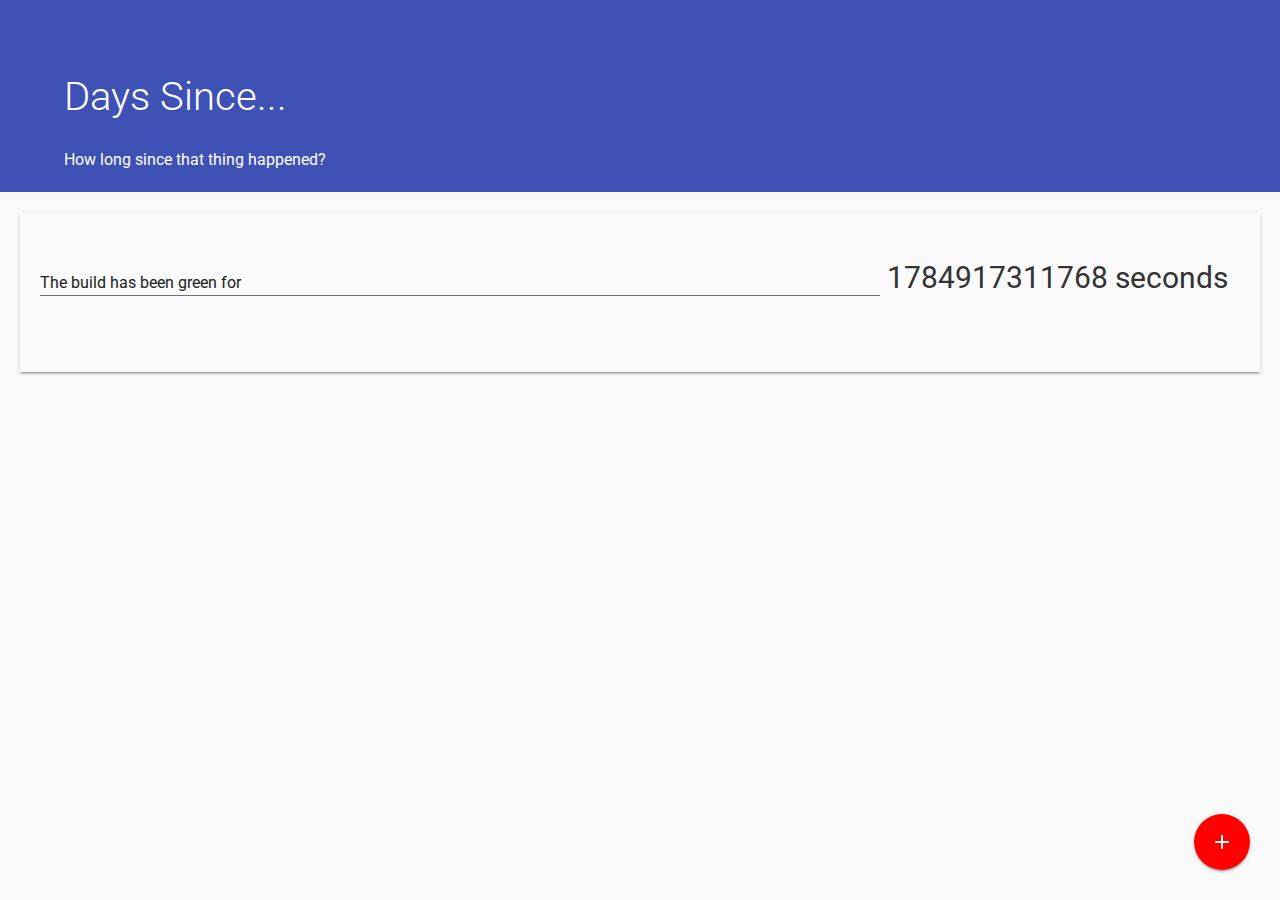
<file: app/index.html>
<!doctype html>
<!--
@license
Copyright (c) 2015 The Polymer Project Authors. All rights reserved.
This code may only be used under the BSD style license found at http://polymer.github.io/LICENSE.txt
The complete set of authors may be found at http://polymer.github.io/AUTHORS.txt
The complete set of contributors may be found at http://polymer.github.io/CONTRIBUTORS.txt
Code distributed by Google as part of the polymer project is also
subject to an additional IP rights grant found at http://polymer.github.io/PATENTS.txt
-->

<html lang="">

<head>
  <meta charset="utf-8">
  <meta name="description" content="">
  <meta name="viewport" content="width=device-width, initial-scale=1">
  <meta name="generator" content="Polymer Starter Kit" />
  <title>Polymer Starter Kit</title>
  <!-- Place favicon.ico in the `app/` directory -->

  <!-- Chrome for Android theme color -->
  <meta name="theme-color" content="#303F9F">

  <!-- Web Application Manifest -->
  <link rel="manifest" href="manifest.json">

  <!-- Tile color for Win8 -->
  <meta name="msapplication-TileColor" content="#3372DF">

  <!-- Add to homescreen for Chrome on Android -->
  <meta name="mobile-web-app-capable" content="yes">
  <meta name="application-name" content="PSK">
  <link rel="icon" sizes="192x192" href="images/touch/chrome-touch-icon-192x192.png">

  <!-- Add to homescreen for Safari on iOS -->
  <meta name="apple-mobile-web-app-capable" content="yes">
  <meta name="apple-mobile-web-app-status-bar-style" content="black">
  <meta name="apple-mobile-web-app-title" content="Polymer Starter Kit">
  <link rel="apple-touch-icon" href="images/touch/apple-touch-icon.png">

  <!-- Tile icon for Win8 (144x144) -->
  <meta name="msapplication-TileImage" content="images/touch/ms-touch-icon-144x144-precomposed.png">

  <!-- build:css styles/main.css -->
  <link rel="stylesheet" href="styles/main.css">
  <!-- endbuild-->

  <!-- build:js bower_components/webcomponentsjs/webcomponents-lite.min.js -->
  <script src="bower_components/webcomponentsjs/webcomponents-lite.js"></script>
  <!-- endbuild -->

  <!-- will be replaced with elements/elements.vulcanized.html -->
  <link rel="import" href="elements/elements.html">
  <!-- endreplace-->
</head>

<body unresolved class="fullbleed layout vertical">
  <span id="browser-sync-binding"></span>
  <template is="dom-bind" id="app">

      <!-- Main Area -->
      <paper-scroll-header-panel main condenses keep-condensed-header>

      <!-- Main Toolbar -->
      <paper-toolbar id="mainToolbar" class="tall">
        <span class="flex"></span>

        <!-- Toolbar icons -->
        <!-- <paper-icon-button icon="refresh"></paper-icon-button> -->
        <!-- <paper-icon-button icon="search"></paper-icon-button> -->

        <!-- Application name -->
        <div class="middle middle-container center horizontal layout">
          <div class="app-name">Days Since...</div>
        </div>

        <!-- Application sub title -->
        <div class="bottom bottom-container center horizontal layout">
          <div class="bottom-title paper-font-subhead">How long since that thing happened?</div>
        </div>

      </paper-toolbar>

      <!-- Main Content -->
      <div class="content" data-route="home">
        <home-page></home-page>
      </div>
    </paper-scroll-header-panel>

    <!-- Uncomment next block to enable Service Worker support (1/2) -->
    <!--
    <paper-toast id="caching-complete"
                 duration="6000"
                 text="Caching complete! This app will work offline.">
    </paper-toast>

    <platinum-sw-register auto-register
                          clients-claim
                          skip-waiting
                          on-service-worker-installed="displayInstalledToast">
      <platinum-sw-cache default-cache-strategy="networkFirst"
                         precache-file="precache.json">
      </platinum-sw-cache>
    </platinum-sw-register>
    -->

  </template>

  <!-- build:js scripts/app.js -->
  <script src="scripts/app.js"></script>
  <!-- endbuild-->
</body>

</html>
</file>
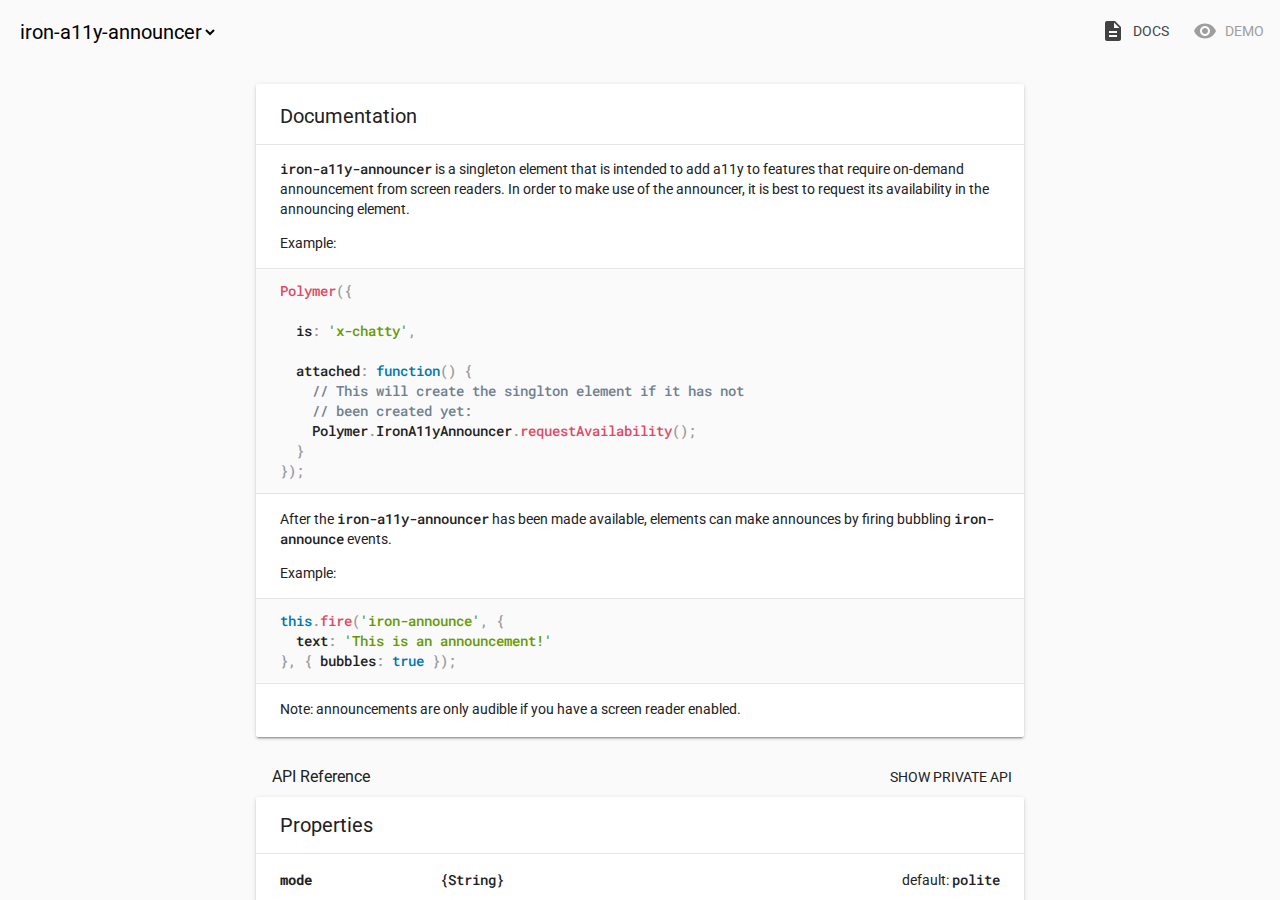
<file: app/bower_components/iron-a11y-announcer/index.html>
<!doctype html>
<!--
@license
Copyright (c) 2015 The Polymer Project Authors. All rights reserved.
This code may only be used under the BSD style license found at http://polymer.github.io/LICENSE.txt
The complete set of authors may be found at http://polymer.github.io/AUTHORS.txt
The complete set of contributors may be found at http://polymer.github.io/CONTRIBUTORS.txt
Code distributed by Google as part of the polymer project is also
subject to an additional IP rights grant found at http://polymer.github.io/PATENTS.txt
-->

<html>
<head>

  <title>iron-a11y-announcer</title>
  <meta charset="utf-8">
  <meta name="viewport" content="width=device-width, initial-scale=1.0">

  <script src="../webcomponentsjs/webcomponents-lite.js"></script>
  <link rel="import" href="../iron-component-page/iron-component-page.html">

</head>
<body>

  <iron-component-page></iron-component-page>

</body>
</html>
</file>
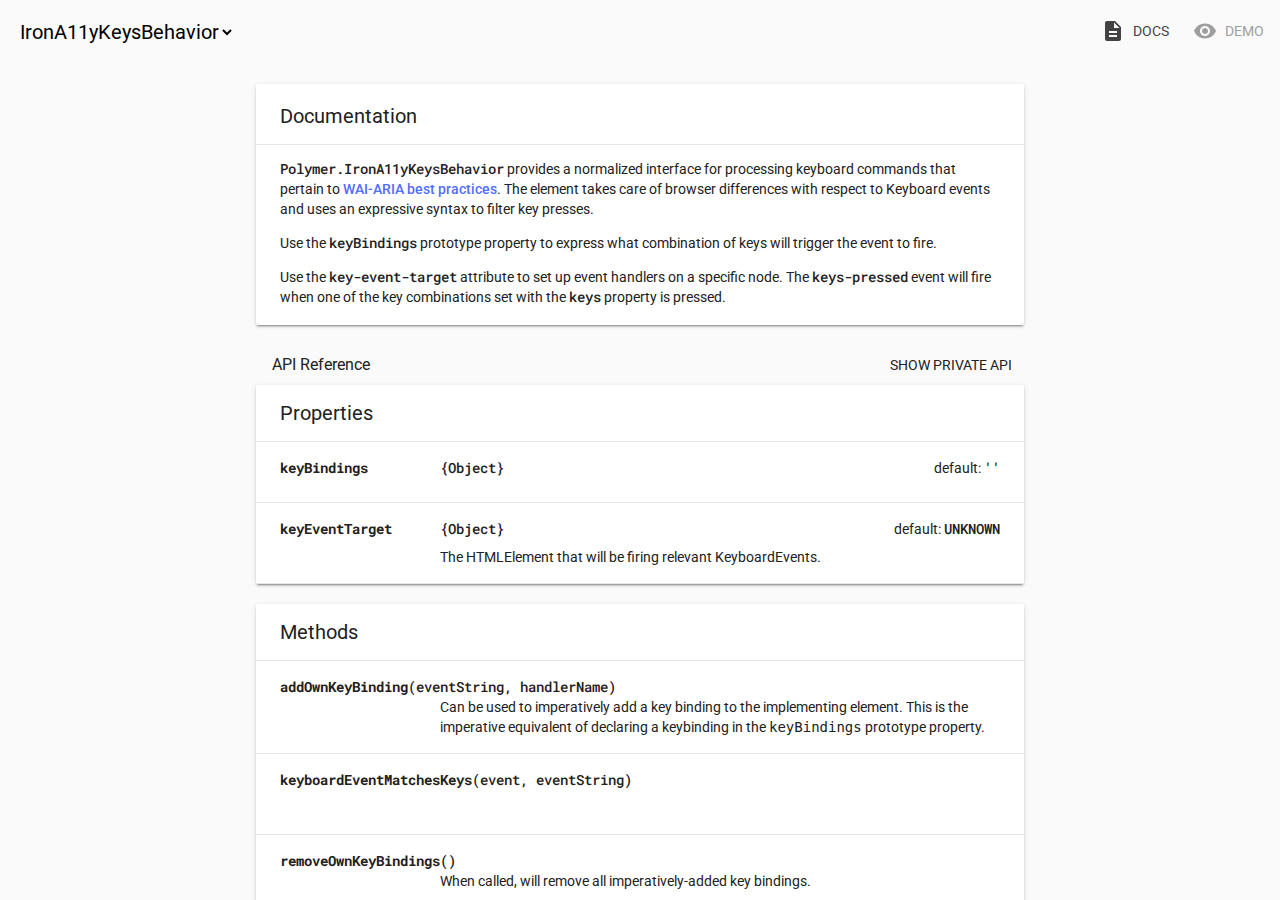
<file: app/bower_components/iron-a11y-keys-behavior/index.html>
<!doctype html>
<!--
@license
Copyright (c) 2015 The Polymer Project Authors. All rights reserved.
This code may only be used under the BSD style license found at http://polymer.github.io/LICENSE
The complete set of authors may be found at http://polymer.github.io/AUTHORS
The complete set of contributors may be found at http://polymer.github.io/CONTRIBUTORS
Code distributed by Google as part of the polymer project is also
subject to an additional IP rights grant found at http://polymer.github.io/PATENTS
-->
<html>
<head>

  <title>iron-a11y-keys-behavior</title>
  <script src="../webcomponentsjs/webcomponents-lite.js"></script>
  <link rel="import" href="../iron-component-page/iron-component-page.html">

</head>
<body>

  <iron-component-page></iron-component-page>

</body>
</html>
</file>
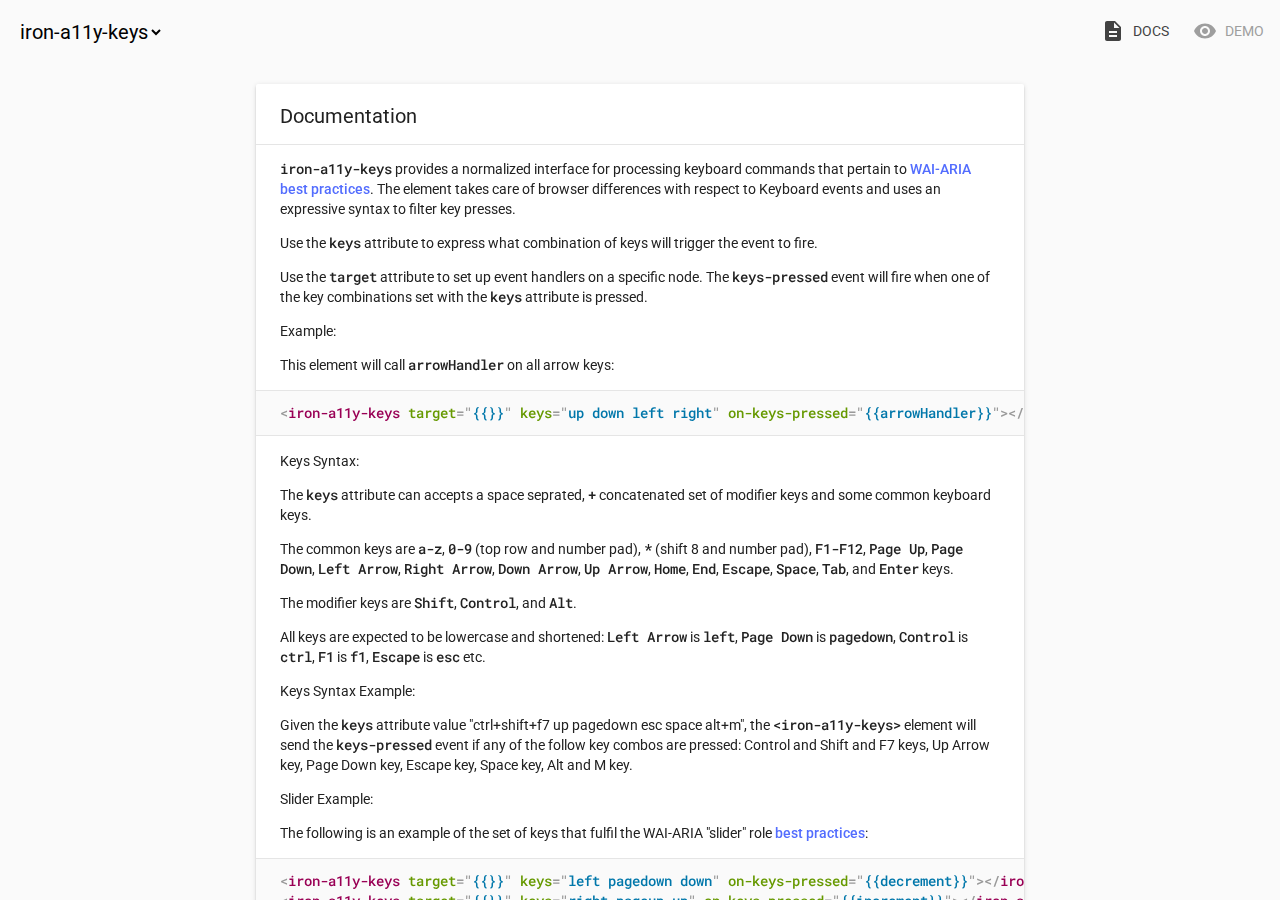
<file: app/bower_components/iron-a11y-keys/index.html>
<!doctype html>
<!--
@license
Copyright (c) 2015 The Polymer Project Authors. All rights reserved.
This code may only be used under the BSD style license found at http://polymer.github.io/LICENSE
The complete set of authors may be found at http://polymer.github.io/AUTHORS
The complete set of contributors may be found at http://polymer.github.io/CONTRIBUTORS
Code distributed by Google as part of the polymer project is also
subject to an additional IP rights grant found at http://polymer.github.io/PATENTS
-->
<html>
<head>

  <title>iron-a11y-keys</title>
  <script src="../webcomponentsjs/webcomponents-lite.js"></script>
  <link rel="import" href="../iron-component-page/iron-component-page.html">

</head>
<body>

  <iron-component-page></iron-component-page>

</body>
</html>
</file>
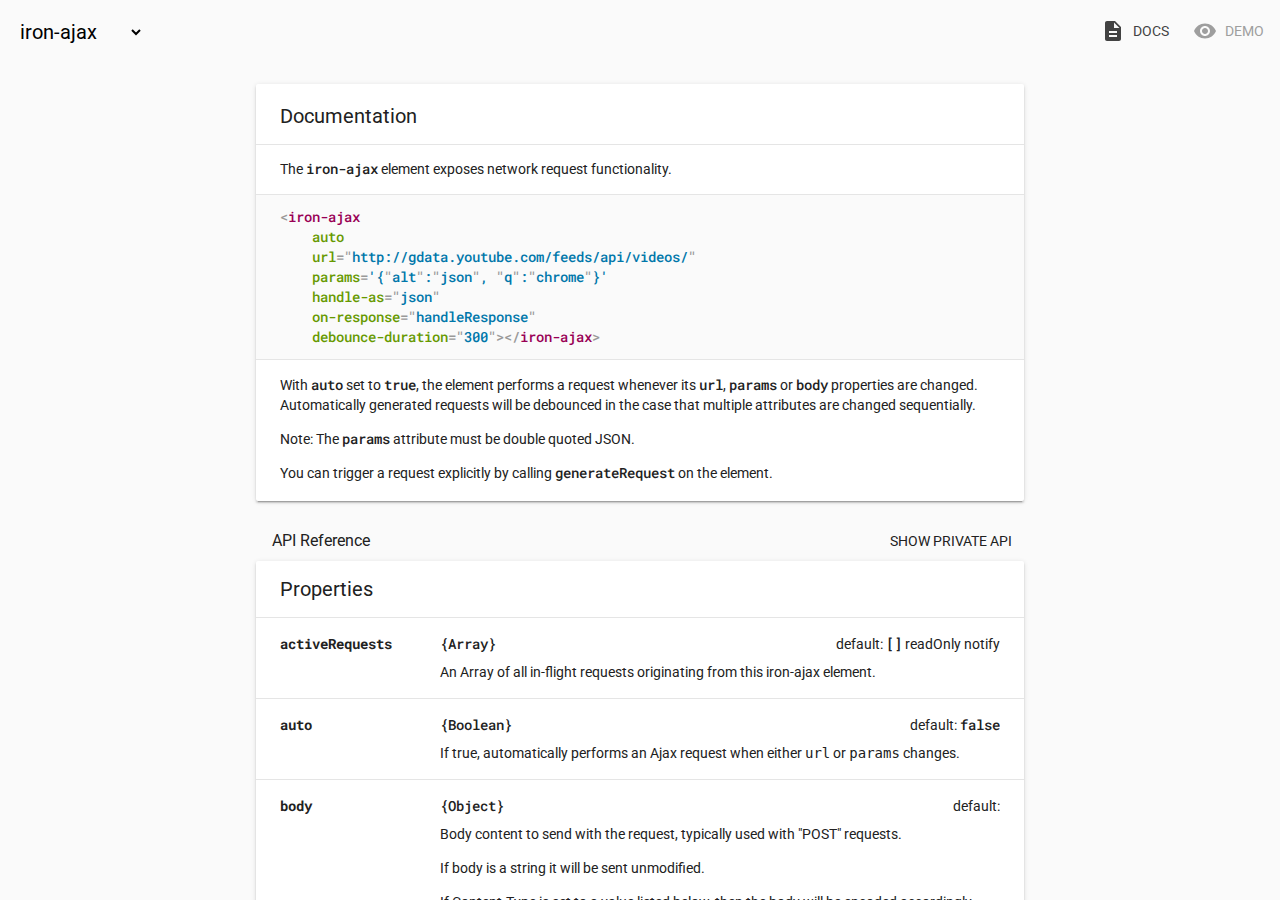
<file: app/bower_components/iron-ajax/index.html>
<!doctype html>
<!--
Copyright (c) 2015 The Polymer Project Authors. All rights reserved.
This code may only be used under the BSD style license found at http://polymer.github.io/LICENSE
The complete set of authors may be found at http://polymer.github.io/AUTHORS
The complete set of contributors may be found at http://polymer.github.io/CONTRIBUTORS
Code distributed by Google as part of the polymer project is also
subject to an additional IP rights grant found at http://polymer.github.io/PATENTS
-->
<html>
<head>

  <title>iron-ajax</title>
  <meta charset="utf-8">
  <meta name="viewport" content="width=device-width, initial-scale=1.0">

  <script src="../webcomponentsjs/webcomponents-lite.js"></script>
  <link rel="import" href="../iron-component-page/iron-component-page.html">

</head>
<body>

  <iron-component-page></iron-component-page>

</body>
</html>
</file>
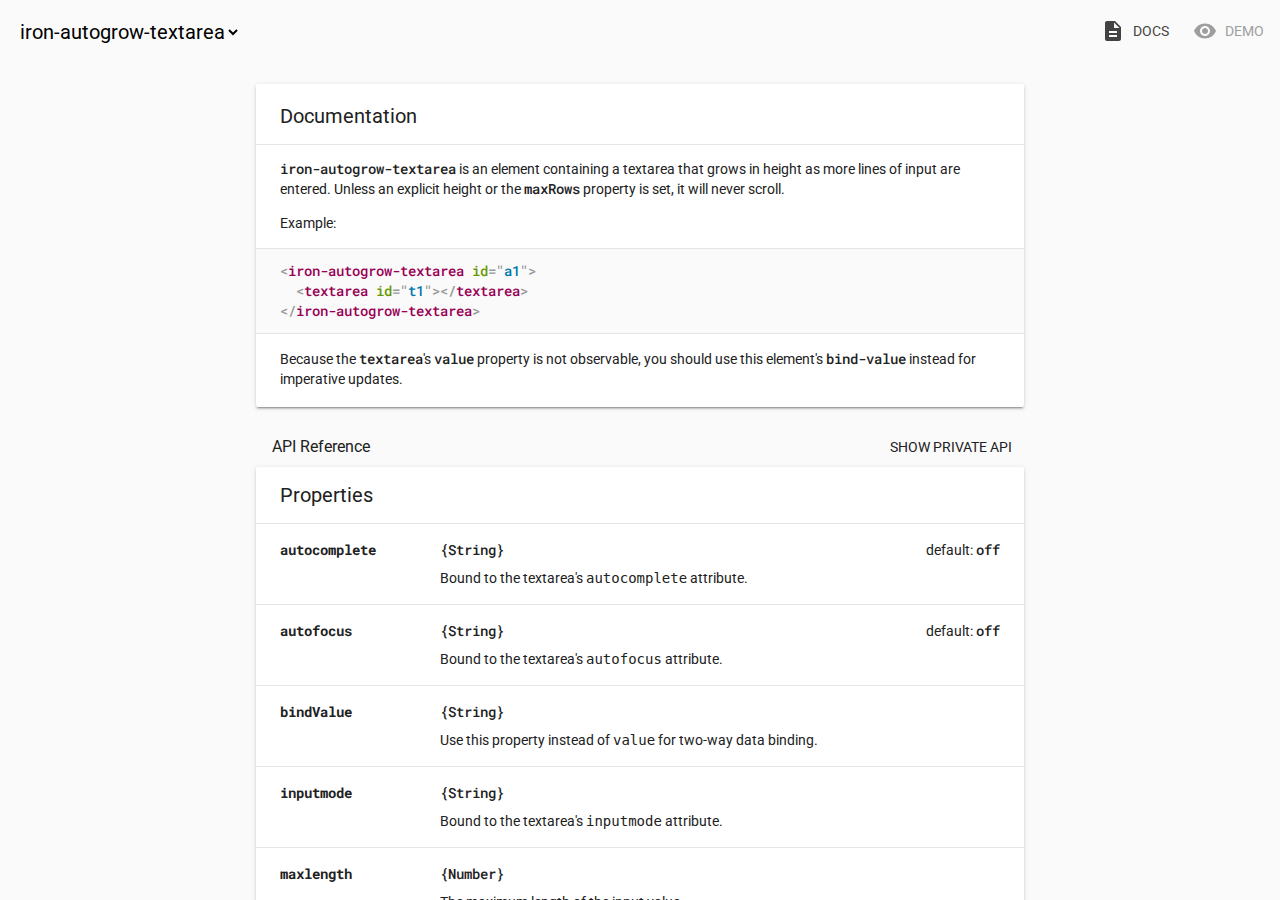
<file: app/bower_components/iron-autogrow-textarea/index.html>
<!doctype html>
<!--
@license
Copyright (c) 2015 The Polymer Project Authors. All rights reserved.
This code may only be used under the BSD style license found at http://polymer.github.io/LICENSE.txt
The complete set of authors may be found at http://polymer.github.io/AUTHORS.txt
The complete set of contributors may be found at http://polymer.github.io/CONTRIBUTORS.txt
Code distributed by Google as part of the polymer project is also
subject to an additional IP rights grant found at http://polymer.github.io/PATENTS.txt
-->
<html>
  <head>

    <meta charset="utf-8">
    <meta name="viewport" content="width=device-width, minimum-scale=1.0, initial-scale=1.0, user-scalable=yes">

    <title>iron-autogrow-textarea</title>

    <script src="../webcomponentsjs/webcomponents-lite.js"></script>

    <link rel="import" href="../polymer/polymer.html">
    <link rel="import" href="../iron-component-page/iron-component-page.html">

  </head>
  <body>

    <iron-component-page></iron-component-page>

  </body>
</html>
</file>
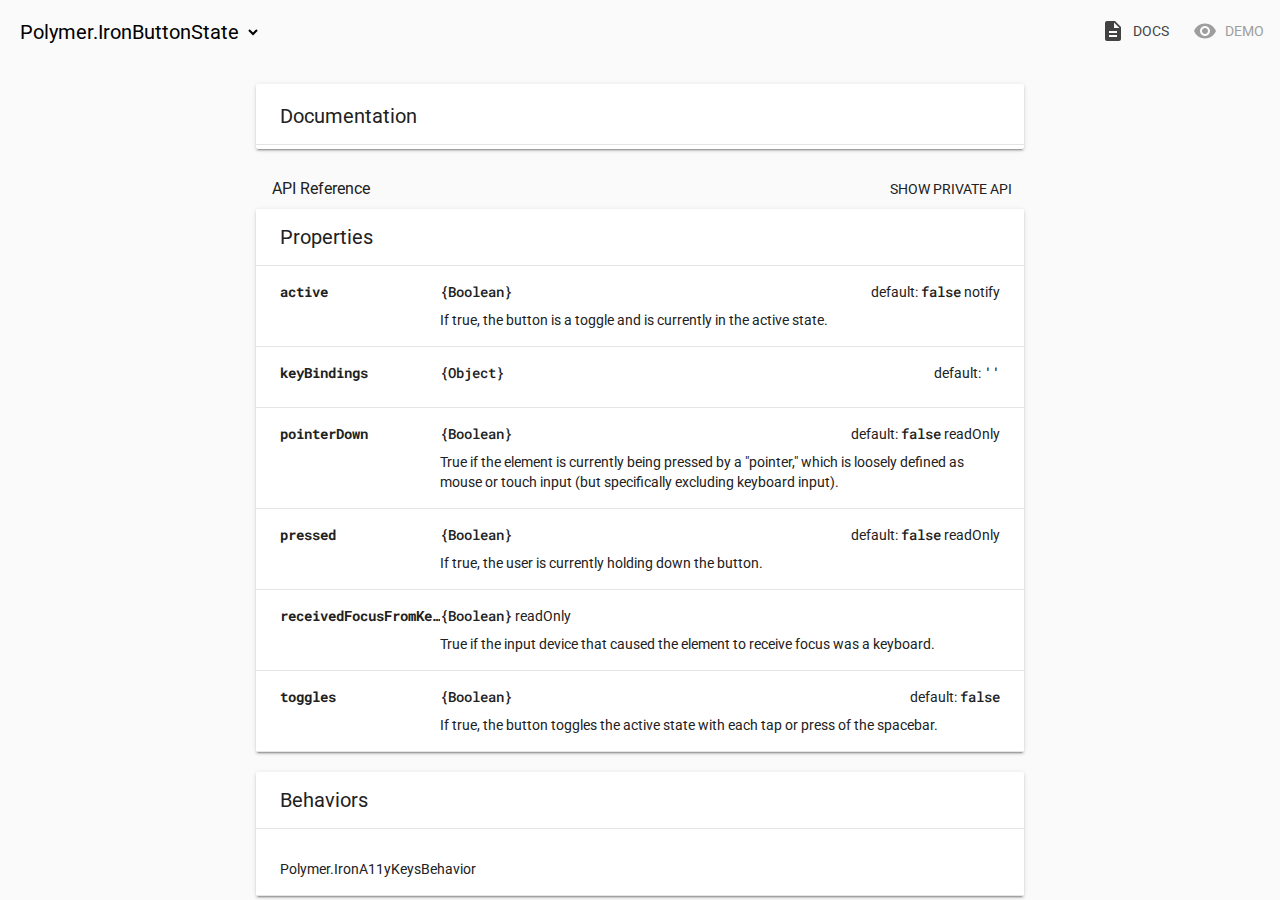
<file: app/bower_components/iron-behaviors/index.html>
<!doctype html>
<!--
@license
Copyright (c) 2015 The Polymer Project Authors. All rights reserved.
This code may only be used under the BSD style license found at http://polymer.github.io/LICENSE.txt
The complete set of authors may be found at http://polymer.github.io/AUTHORS.txt
The complete set of contributors may be found at http://polymer.github.io/CONTRIBUTORS.txt
Code distributed by Google as part of the polymer project is also
subject to an additional IP rights grant found at http://polymer.github.io/PATENTS.txt
-->
<html>
<head>

  <title>Iron Behaviors</title>
  <meta charset="utf-8">
  <meta name="viewport" content="width=device-width, initial-scale=1.0">

  <script src="../webcomponentsjs/webcomponents-lite.js"></script>
  <link rel="import" href="../iron-component-page/iron-component-page.html">

</head>
<body>

  <iron-component-page src="iron-button-state.html"></iron-component-page>

</body>
</html>
</file>
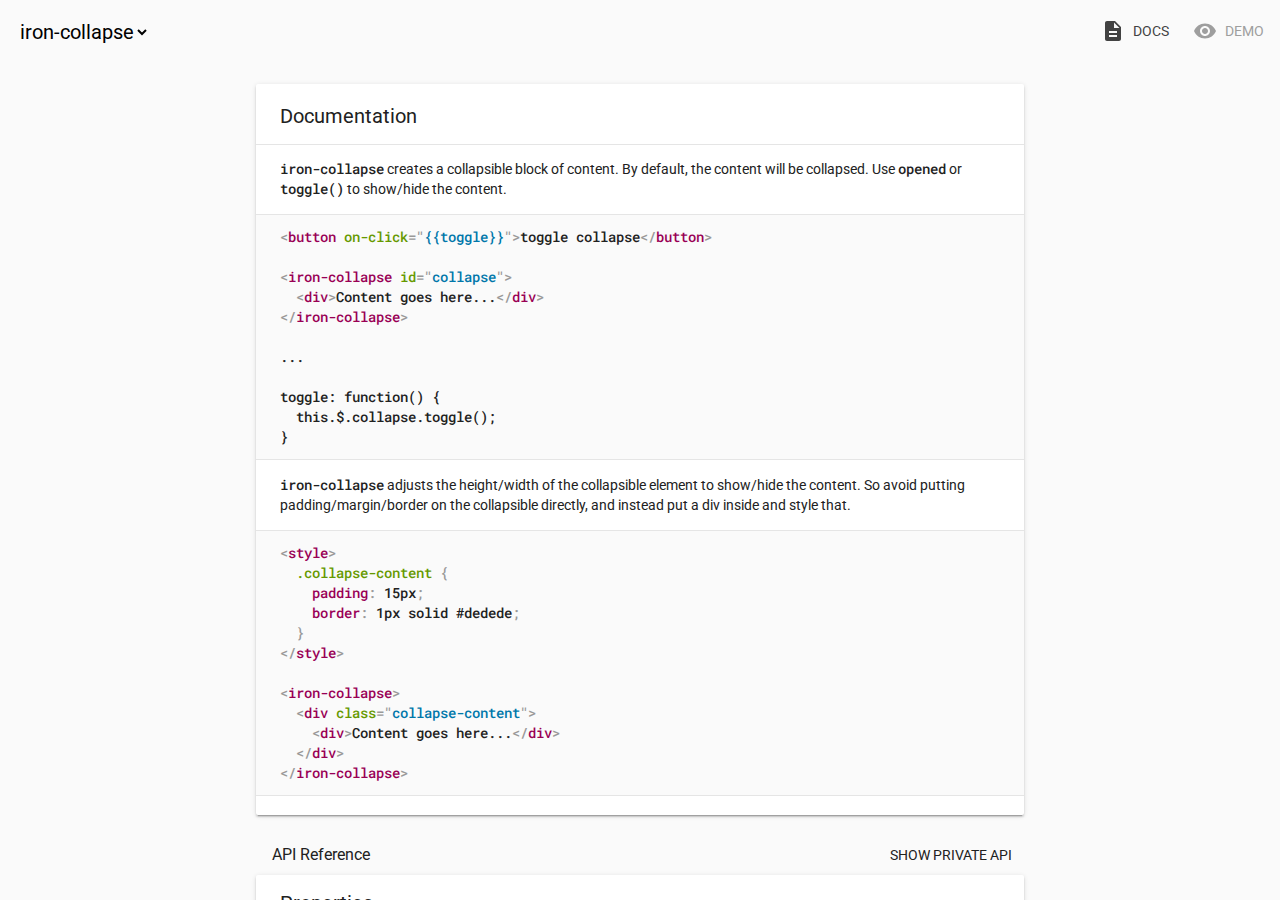
<file: app/bower_components/iron-collapse/index.html>
<!doctype html>
<!--
@license
Copyright (c) 2015 The Polymer Project Authors. All rights reserved.
This code may only be used under the BSD style license found at http://polymer.github.io/LICENSE.txt
The complete set of authors may be found at http://polymer.github.io/AUTHORS.txt
The complete set of contributors may be found at http://polymer.github.io/CONTRIBUTORS.txt
Code distributed by Google as part of the polymer project is also
subject to an additional IP rights grant found at http://polymer.github.io/PATENTS.txt
-->

<html>
  <head>

    <meta charset="utf-8">
    <meta name="viewport" content="width=device-width, minimum-scale=1.0, initial-scale=1.0, user-scalable=yes">

    <title>iron-collapse</title>

    <script src="../webcomponentsjs/webcomponents-lite.js"></script>

    <link rel="import" href="../polymer/polymer.html">
    <link rel="import" href="../iron-component-page/iron-component-page.html">

  </head>
  <body>

    <iron-component-page></iron-component-page>

  </body>
</html>
</file>
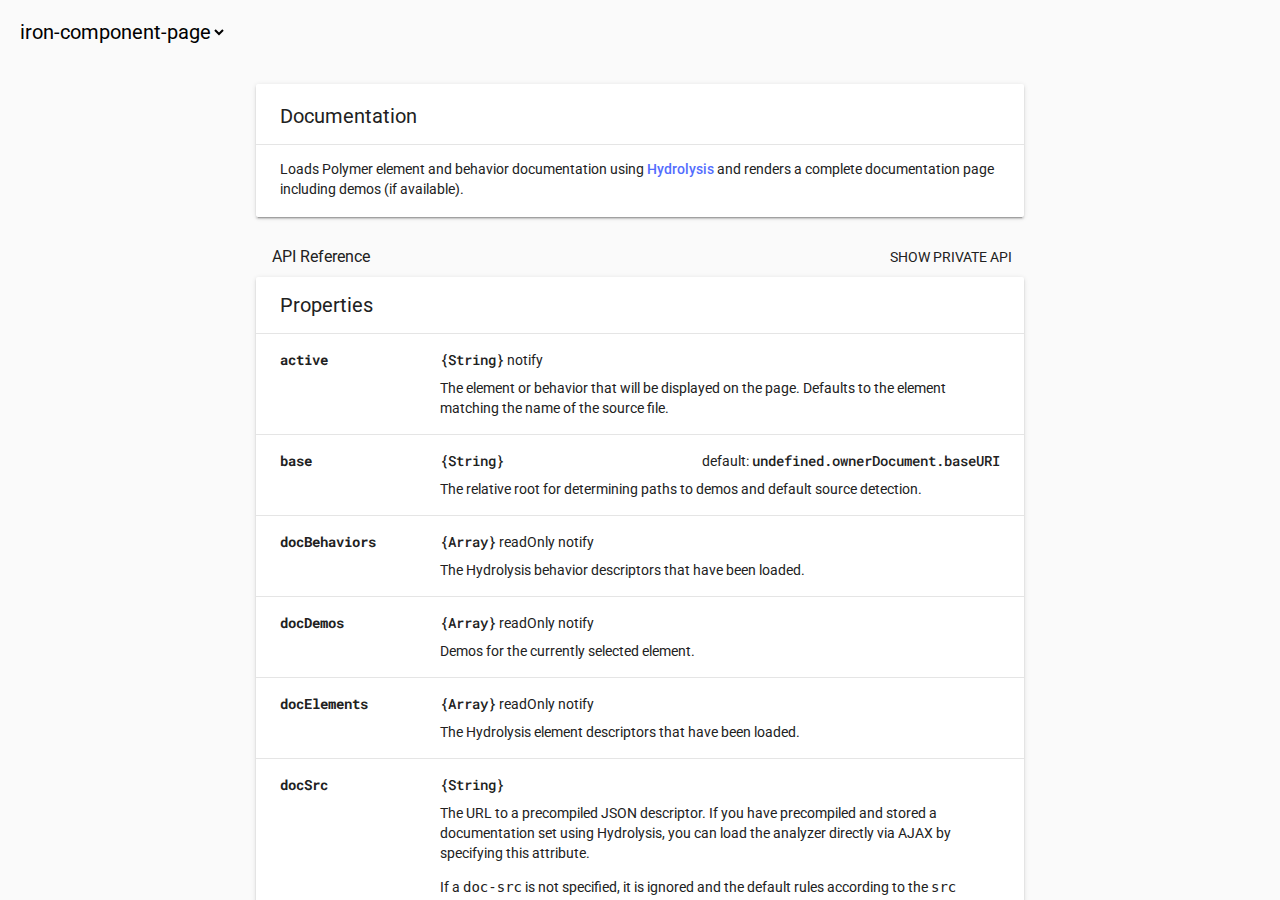
<file: app/bower_components/iron-component-page/index.html>
<!doctype html>
<!--
@license
Copyright (c) 2015 The Polymer Project Authors. All rights reserved.
This code may only be used under the BSD style license found at http://polymer.github.io/LICENSE
The complete set of authors may be found at http://polymer.github.io/AUTHORS
The complete set of contributors may be found at http://polymer.github.io/CONTRIBUTORS
Code distributed by Google as part of the polymer project is also
subject to an additional IP rights grant found at http://polymer.github.io/PATENTS
-->
<html>
<head>

  <meta charset="utf-8">
  <meta name="viewport" content="width=device-width, initial-scale=1.0">

  <script src="../webcomponentsjs/webcomponents-lite.js"></script>
  <link rel="import" href="../iron-component-page/iron-component-page.html">
</head>
<body>

  <iron-component-page></iron-component-page>

</body>
</html>
</file>
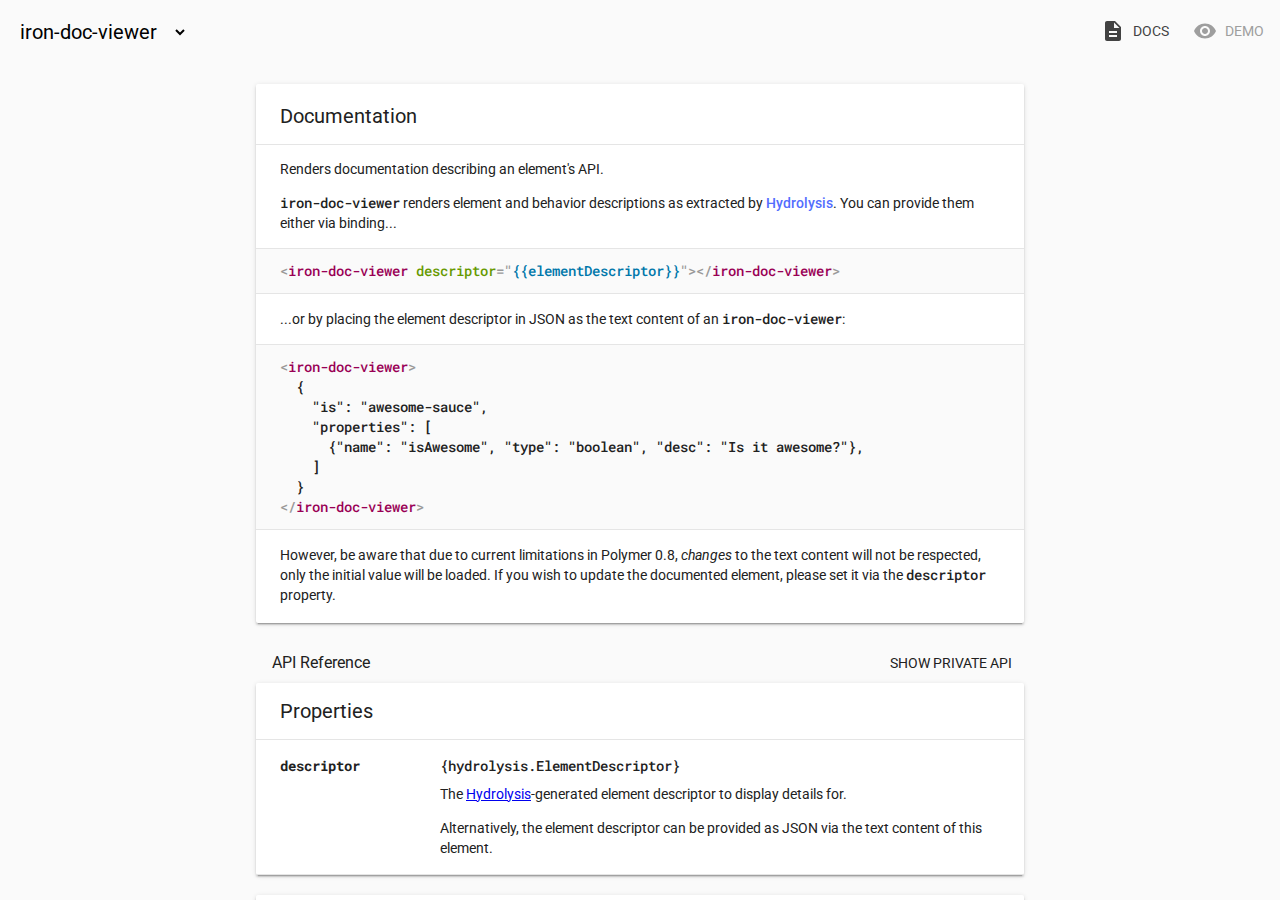
<file: app/bower_components/iron-doc-viewer/index.html>
<!doctype html>
<!--
Copyright (c) 2014 The Polymer Project Authors. All rights reserved.
This code may only be used under the BSD style license found at http://polymer.github.io/LICENSE
The complete set of authors may be found at http://polymer.github.io/AUTHORS
The complete set of contributors may be found at http://polymer.github.io/CONTRIBUTORS
Code distributed by Google as part of the polymer project is also
subject to an additional IP rights grant found at http://polymer.github.io/PATENTS
-->
<html>
<head>

  <meta charset="utf-8">
  <meta name="viewport" content="width=device-width, initial-scale=1.0">

  <script src="../webcomponentsjs/webcomponents-lite.js"></script>
  <link rel="import" href="../iron-component-page/iron-component-page.html">

</head>
<body>

  <iron-component-page></iron-component-page>

</body>
</html>
</file>
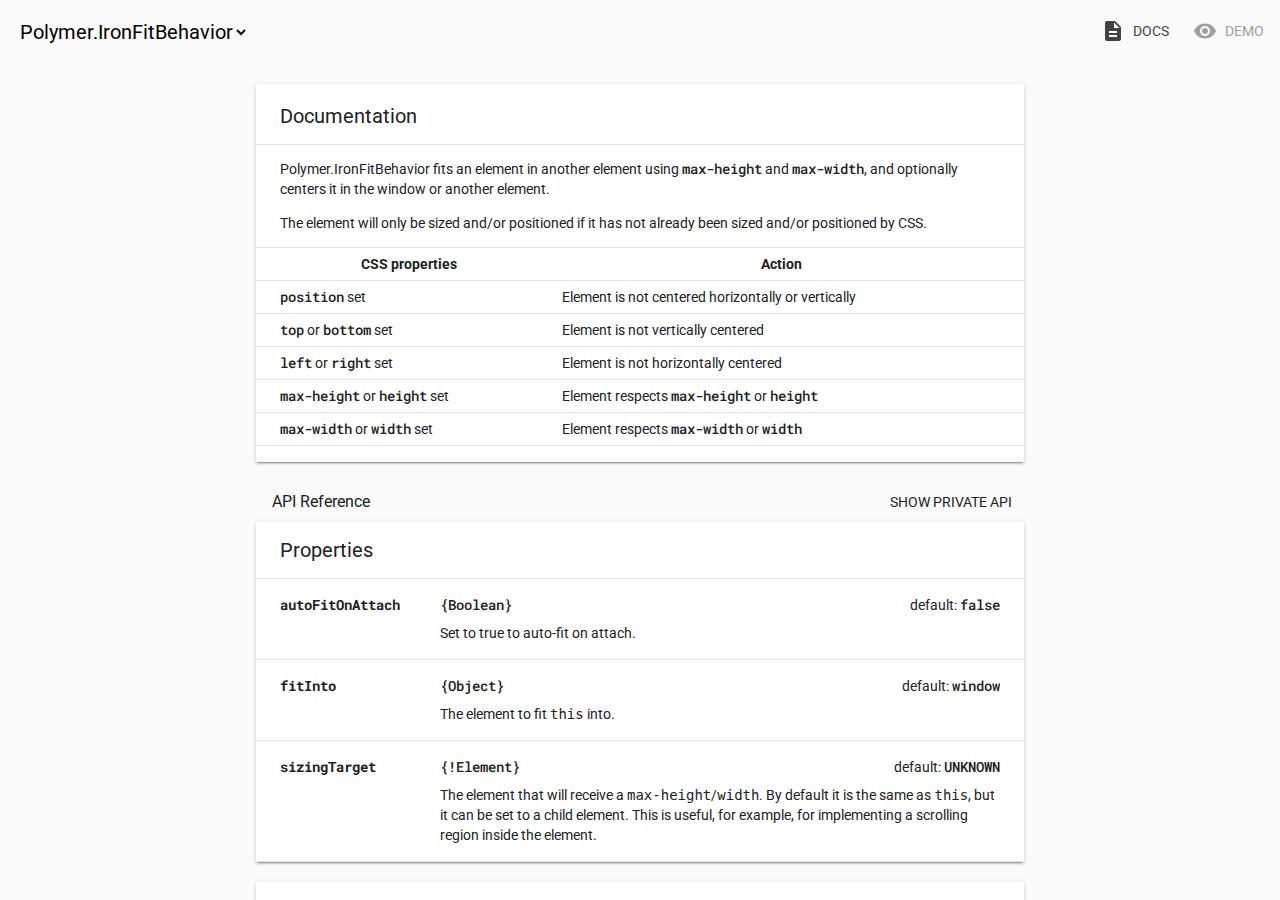
<file: app/bower_components/iron-fit-behavior/index.html>
<!doctype html>
<!--
@license
Copyright (c) 2015 The Polymer Project Authors. All rights reserved.
This code may only be used under the BSD style license found at http://polymer.github.io/LICENSE.txt
The complete set of authors may be found at http://polymer.github.io/AUTHORS.txt
The complete set of contributors may be found at http://polymer.github.io/CONTRIBUTORS.txt
Code distributed by Google as part of the polymer project is also
subject to an additional IP rights grant found at http://polymer.github.io/PATENTS.txt
-->
<html>
<head>

  <meta charset="utf-8">
  <meta name="viewport" content="width=device-width, minimum-scale=1.0, initial-scale=1.0, user-scalable=yes">

  <title>iron-fit-behavior</title>

  <script src="../webcomponentsjs/webcomponents-lite.js"></script>

  <link rel="import" href="../polymer/polymer.html">
  <link rel="import" href="../iron-component-page/iron-component-page.html">

</head>
<body>

  <iron-component-page></iron-component-page>

</body>
</html>
</file>
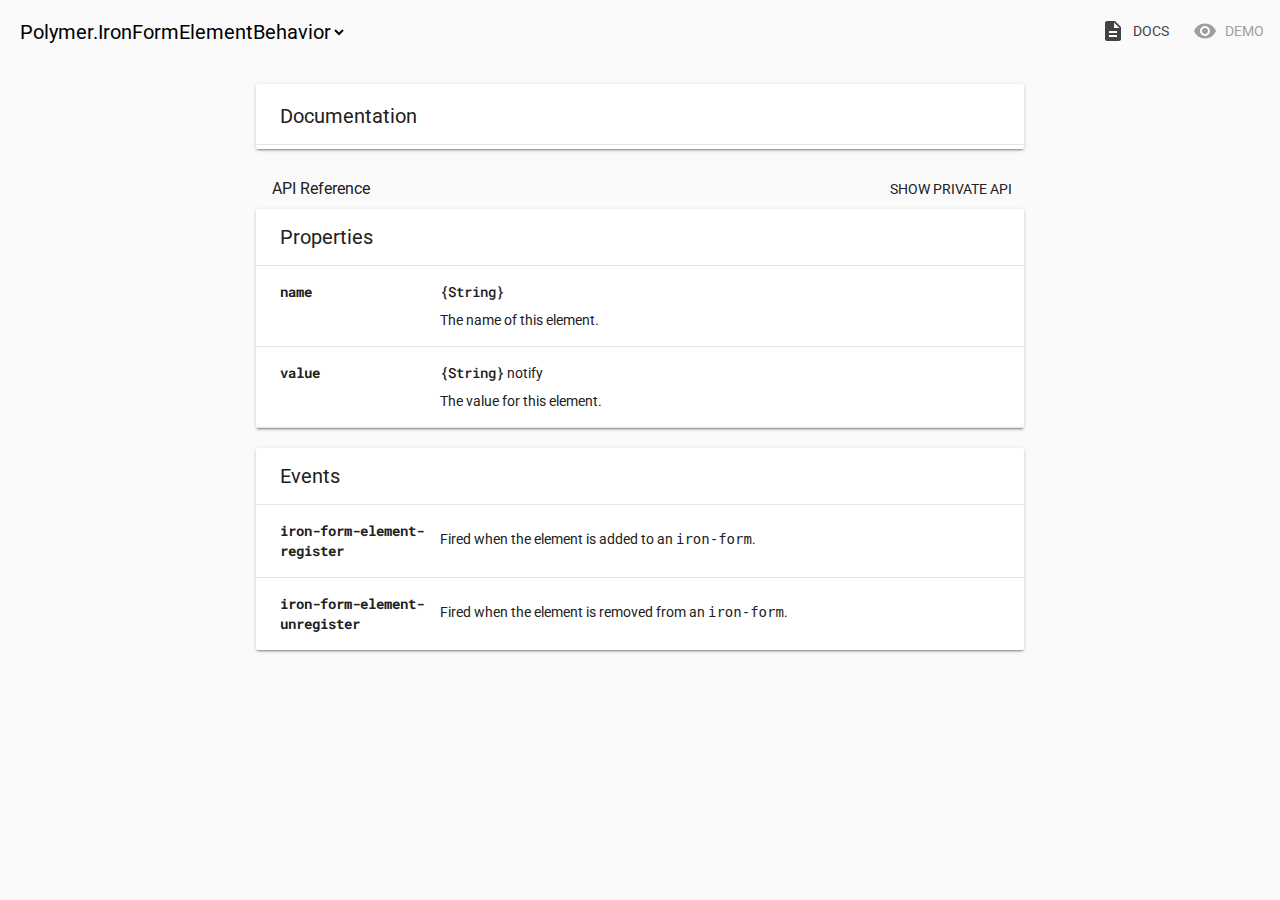
<file: app/bower_components/iron-form-element-behavior/index.html>
<!doctype html>
<!--
@license
Copyright (c) 2015 The Polymer Project Authors. All rights reserved.
This code may only be used under the BSD style license found at http://polymer.github.io/LICENSE.txt
The complete set of authors may be found at http://polymer.github.io/AUTHORS.txt
The complete set of contributors may be found at http://polymer.github.io/CONTRIBUTORS.txt
Code distributed by Google as part of the polymer project is also
subject to an additional IP rights grant found at http://polymer.github.io/PATENTS.txt
-->
<html>
<head>

  <meta charset="utf-8">
  <meta name="viewport" content="width=device-width, minimum-scale=1.0, initial-scale=1.0, user-scalable=yes">

  <title>iron-form-element-behavior</title>

  <script src="../webcomponentsjs/webcomponents-lite.js"></script>

  <link rel="import" href="../polymer/polymer.html">
  <link rel="import" href="../iron-component-page/iron-component-page.html">

</head>
<body>

  <iron-component-page></iron-component-page>

</body>
</html>
</file>
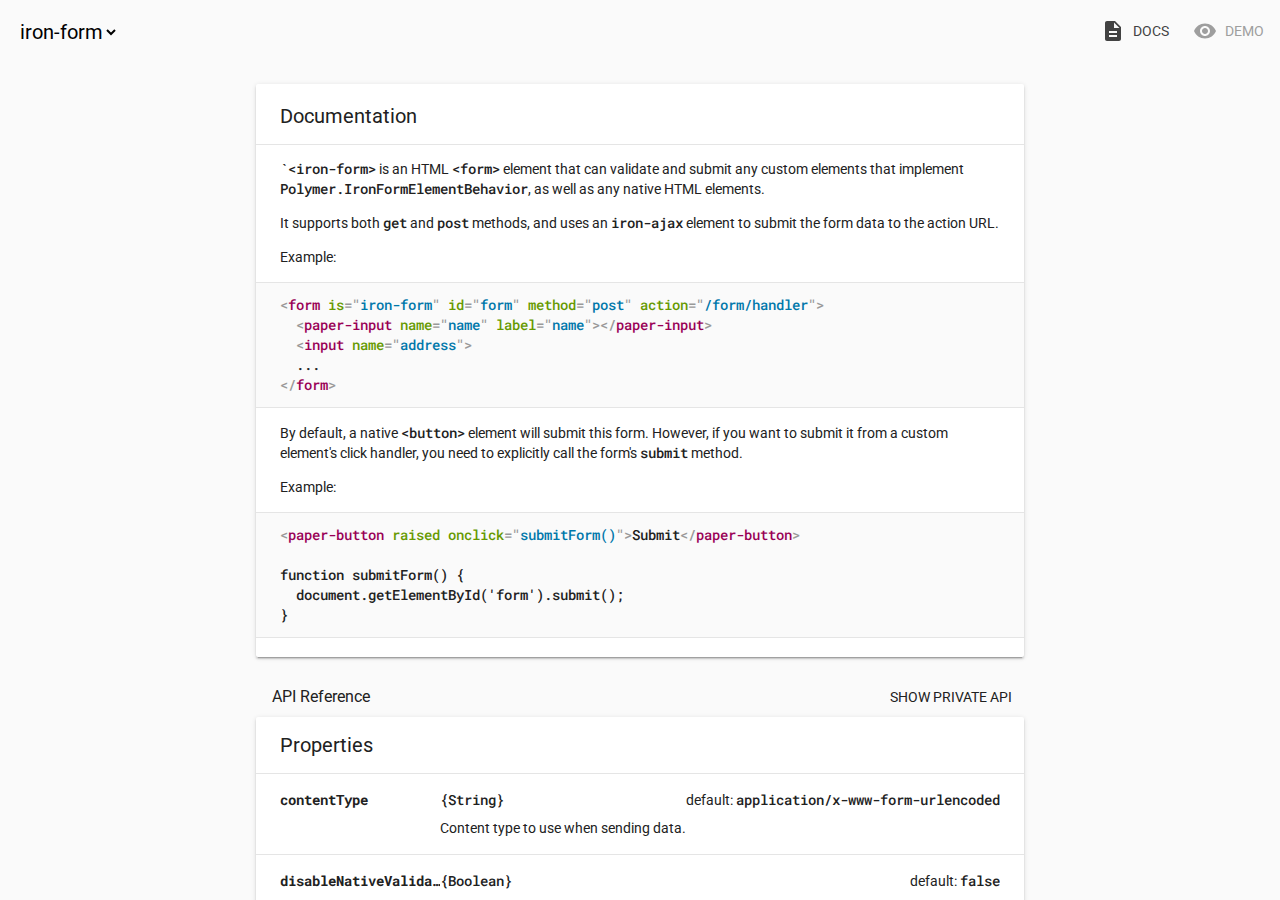
<file: app/bower_components/iron-form/index.html>
<!doctype html>
<!--
@license
Copyright (c) 2015 The Polymer Project Authors. All rights reserved.
This code may only be used under the BSD style license found at http://polymer.github.io/LICENSE.txt
The complete set of authors may be found at http://polymer.github.io/AUTHORS.txt
The complete set of contributors may be found at http://polymer.github.io/CONTRIBUTORS.txt
Code distributed by Google as part of the polymer project is also
subject to an additional IP rights grant found at http://polymer.github.io/PATENTS.txt
-->
<html>
<head>

  <meta charset="utf-8">
  <meta name="viewport" content="width=device-width, minimum-scale=1.0, initial-scale=1.0, user-scalable=yes">

  <title>iron-form</title>

  <script src="../webcomponentsjs/webcomponents-lite.js"></script>

  <link rel="import" href="../polymer/polymer.html">
  <link rel="import" href="../iron-component-page/iron-component-page.html">

</head>
<body>

  <iron-component-page></iron-component-page>

</body>
</html>
</file>
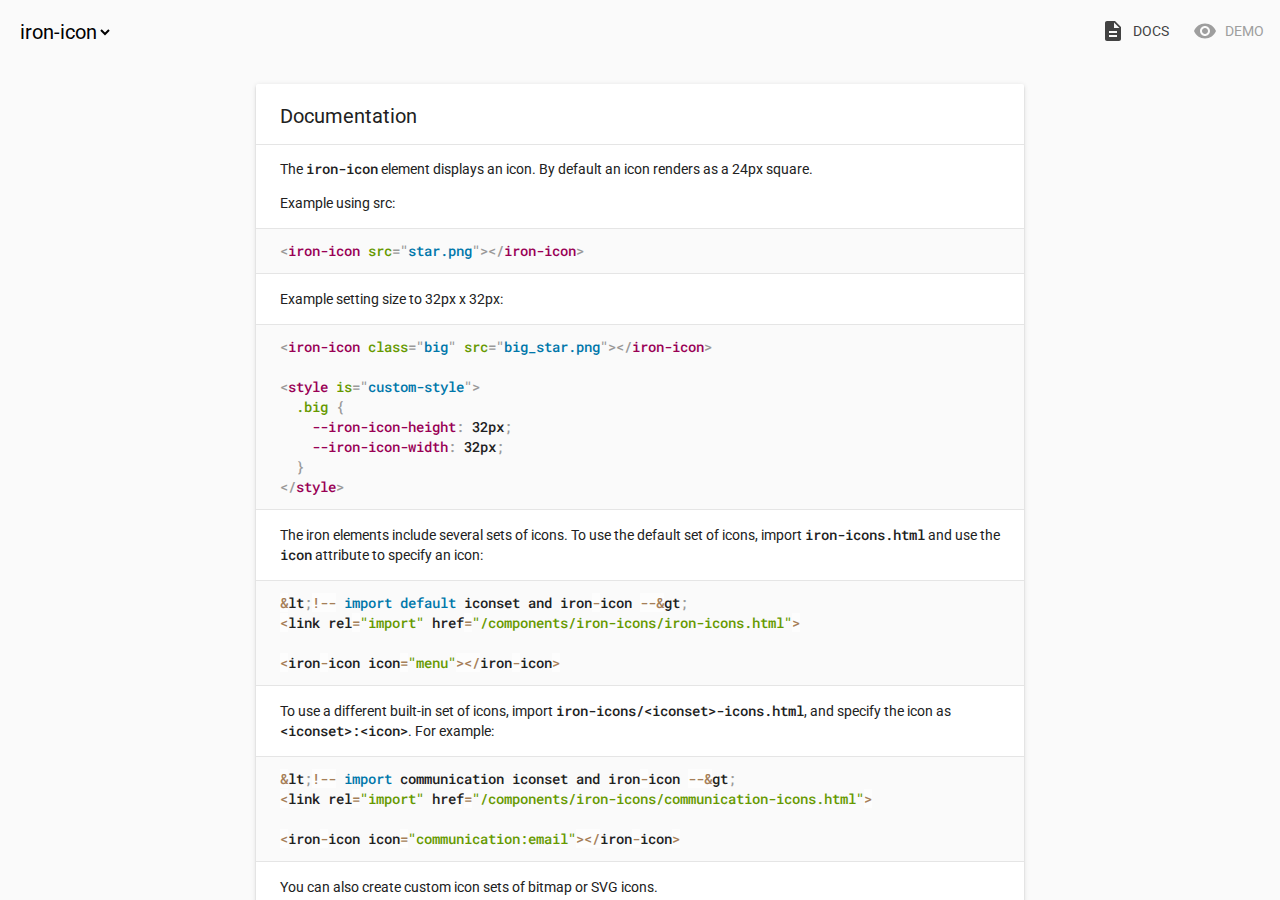
<file: app/bower_components/iron-icon/index.html>
<!doctype html>
<!--
@license
Copyright (c) 2015 The Polymer Project Authors. All rights reserved.
This code may only be used under the BSD style license found at http://polymer.github.io/LICENSE
The complete set of authors may be found at http://polymer.github.io/AUTHORS
The complete set of contributors may be found at http://polymer.github.io/CONTRIBUTORS
Code distributed by Google as part of the polymer project is also
subject to an additional IP rights grant found at http://polymer.github.io/PATENTS
-->
<html>
<head>

  <meta charset="utf-8">
  <meta name="viewport" content="width=device-width, initial-scale=1.0">

  <script src="../webcomponentsjs/webcomponents-lite.js"></script>
  <link rel="import" href="../iron-component-page/iron-component-page.html">

</head>
<body>

  <iron-component-page></iron-component-page>

</body>
</html>
</file>
<file: app/styles/main.css>
/*
Copyright (c) 2015 The Polymer Project Authors. All rights reserved.
This code may only be used under the BSD style license found at http://polymer.github.io/LICENSE.txt
The complete set of authors may be found at http://polymer.github.io/AUTHORS.txt
The complete set of contributors may be found at http://polymer.github.io/CONTRIBUTORS.txt
Code distributed by Google as part of the polymer project is also
subject to an additional IP rights grant found at http://polymer.github.io/PATENTS.txt
*/

body {
  background: #fafafa;
  font-family: 'Roboto', 'Helvetica Neue', Helvetica, Arial, sans-serif;
  color: #333;
}

paper-fab {
  position: absolute;
  bottom: 30px;
  right: 30px;
}
</file>
